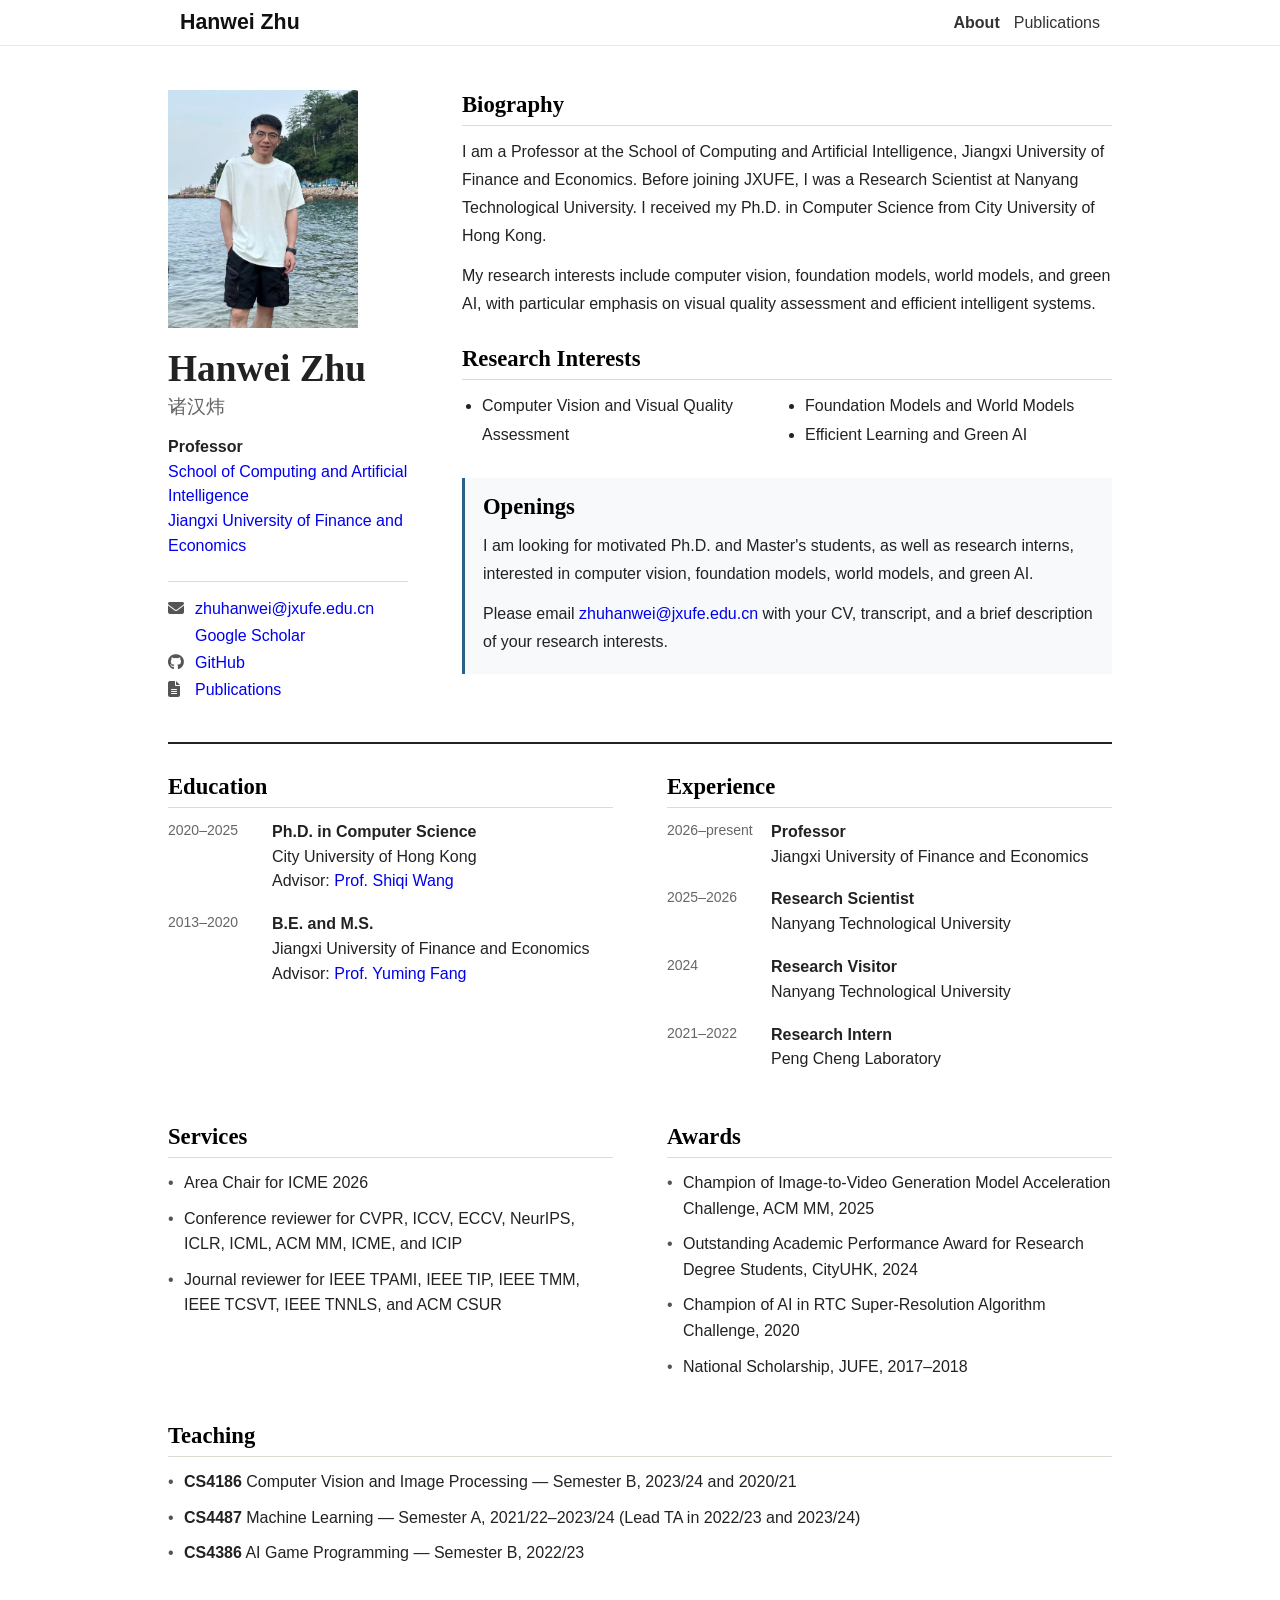
<file: index.html>
<!doctype html>
<html lang="en">
  <head>
    <meta charset="UTF-8" />
    <meta name="viewport" content="width=device-width, initial-scale=1.0" />
    <title>Hanwei Zhu</title>
    <meta
      name="description"
      content="Hanwei Zhu - Personal homepage, publications, and academic activities."
    />
    <link
      rel="stylesheet"
      href="https://cdnjs.cloudflare.com/ajax/libs/font-awesome/6.2.1/css/all.min.css"
    />
    <link
      rel="stylesheet"
      href="https://at.alicdn.com/t/c/font_1155135_w0owrxa96yp.css"
    />
    <link rel="stylesheet" type="text/css" href="css/style.css" />
    <link rel="stylesheet" type="text/css" href="css/fonts.css" />
  </head>

  <body data-page="home">
    <div id="site-nav-placeholder"></div>

    <div class="main-container">
      <main class="content-container home-page font-hei">
        <section class="academic-profile">
          <aside class="profile-sidebar">
            <img
              class="profile-photo"
              src="images/hanwei1.jpg"
              alt="Portrait of Hanwei Zhu"
            />
            <h1>Hanwei Zhu</h1>
            <p class="chinese-name font-song">诸汉炜</p>
            <p class="profile-position">Professor</p>
            <p class="profile-affiliation">
              <a href="https://cai.jxufe.edu.cn/" target="_blank"
                >School of Computing and Artificial Intelligence</a
              ><br />
              <a href="https://www.jxufe.edu.cn/" target="_blank"
                >Jiangxi University of Finance and Economics</a
              >
            </p>
            <ul class="profile-contact">
              <li>
                <i class="fa fa-envelope"></i
                ><a href="mailto:zhuhanwei@jxufe.edu.cn"
                  >zhuhanwei@jxufe.edu.cn</a
                >
              </li>
              <li>
                <i class="iconfont icon-gscholar"></i
                ><a
                  href="https://scholar.google.com/citations?hl=en&user=-52izjkAAAAJ"
                  target="_blank"
                  >Google Scholar</a
                >
              </li>
              <li>
                <i class="fa-brands fa-github"></i
                ><a href="https://github.com/h4nwei" target="_blank">GitHub</a>
              </li>
              <li>
                <i class="fa fa-file-lines"></i
                ><a href="publications.html">Publications</a>
              </li>
            </ul>
          </aside>

          <div class="profile-content">
            <section class="plain-section about-section">
              <h2>Biography</h2>
              <p>
                I am a Professor at the School of Computing and Artificial
                Intelligence, Jiangxi University of Finance and Economics.
                Before joining JXUFE, I was a Research Scientist at Nanyang
                Technological University. I received my Ph.D. in Computer
                Science from City University of Hong Kong.
              </p>
              <p>
                My research interests include computer vision, foundation
                models, world models, and green AI, with particular emphasis on
                visual quality assessment and efficient intelligent systems.
              </p>
            </section>

            <section class="plain-section">
              <h2>Research Interests</h2>
              <ul class="interest-list">
                <li>Computer Vision and Visual Quality Assessment</li>
                <li>Foundation Models and World Models</li>
                <li>Efficient Learning and Green AI</li>
              </ul>
            </section>

            <section class="plain-section openings-section">
              <h2>Openings</h2>
              <p>
                I am looking for motivated Ph.D. and Master's students, as well
                as research interns, interested in computer vision, foundation
                models, world models, and green AI.
              </p>
              <p>
                Please email
                <a href="mailto:zhuhanwei@jxufe.edu.cn"
                  >zhuhanwei@jxufe.edu.cn</a
                >
                with your CV, transcript, and a brief description of your
                research interests.
              </p>
            </section>
          </div>
        </section>

        <section class="academic-details">
          <div class="detail-columns">
            <section class="detail-section">
              <h2>Education</h2>
              <ul class="timeline-list">
                <li>
                  <span class="timeline-date">2020–2025</span>
                  <span
                    ><strong>Ph.D. in Computer Science</strong><br />City
                    University of Hong Kong<br />Advisor:
                    <a
                      href="https://www.cs.cityu.edu.hk/~shiqwang/"
                      target="_blank"
                      >Prof. Shiqi Wang</a
                    ></span
                  >
                </li>
                <li>
                  <span class="timeline-date">2013–2020</span>
                  <span
                    ><strong>B.E. and M.S.</strong><br />Jiangxi University of
                    Finance and Economics<br />Advisor:
                    <a
                      href="http://sim.jxufe.cn/JDMKL/ymfang_EN.html"
                      target="_blank"
                      >Prof. Yuming Fang</a
                    ></span
                  >
                </li>
              </ul>
            </section>

            <section class="detail-section">
              <h2>Experience</h2>
              <ul class="timeline-list">
                <li>
                  <span class="timeline-date">2026–present</span
                  ><span
                    ><strong>Professor</strong><br />Jiangxi University of
                    Finance and Economics</span
                  >
                </li>
                <li>
                  <span class="timeline-date">2025–2026</span
                  ><span
                    ><strong>Research Scientist</strong><br />Nanyang
                    Technological University</span
                  >
                </li>
                <li>
                  <span class="timeline-date">2024</span
                  ><span
                    ><strong>Research Visitor</strong><br />Nanyang
                    Technological University</span
                  >
                </li>
                <li>
                  <span class="timeline-date">2021–2022</span
                  ><span
                    ><strong>Research Intern</strong><br />Peng Cheng
                    Laboratory</span
                  >
                </li>
              </ul>
            </section>
          </div>

          <div class="detail-columns">
            <section class="detail-section">
              <h2>Services</h2>
              <ul class="compact-list">
                <li>Area Chair for ICME 2026</li>
                <li>
                  Conference reviewer for CVPR, ICCV, ECCV, NeurIPS, ICLR, ICML,
                  ACM MM, ICME, and ICIP
                </li>
                <li>Journal reviewer for IEEE TPAMI, IEEE TIP, IEEE TMM, IEEE TCSVT, IEEE TNNLS, and ACM CSUR</li>
              </ul>
            </section>

            <section class="detail-section">
              <h2>Awards</h2>
              <ul class="compact-list">
                <li>
                  Champion of Image-to-Video Generation Model Acceleration
                  Challenge, ACM MM, 2025
                </li>
                <li>
                  Outstanding Academic Performance Award for Research Degree
                  Students, CityUHK, 2024
                </li>
                <li>
                  Champion of AI in RTC Super-Resolution Algorithm Challenge,
                  2020
                </li>
                <li>National Scholarship, JUFE, 2017–2018</li>
              </ul>
            </section>
          </div>

          <section class="detail-section teaching-section">
            <h2>Teaching</h2>
            <ul class="compact-list">
              <li>
                <strong>CS4186</strong> Computer Vision and Image Processing —
                Semester B, 2023/24 and 2020/21
              </li>
              <li>
                <strong>CS4487</strong> Machine Learning — Semester A,
                2021/22–2023/24 (Lead TA in 2022/23 and 2023/24)
              </li>
              <li>
                <strong>CS4386</strong> AI Game Programming — Semester B,
                2022/23
              </li>
            </ul>
          </section>
        </section>
      </main>
    </div>

    <script src="js/navigation.js"></script>
  </body>
</html>
</file>
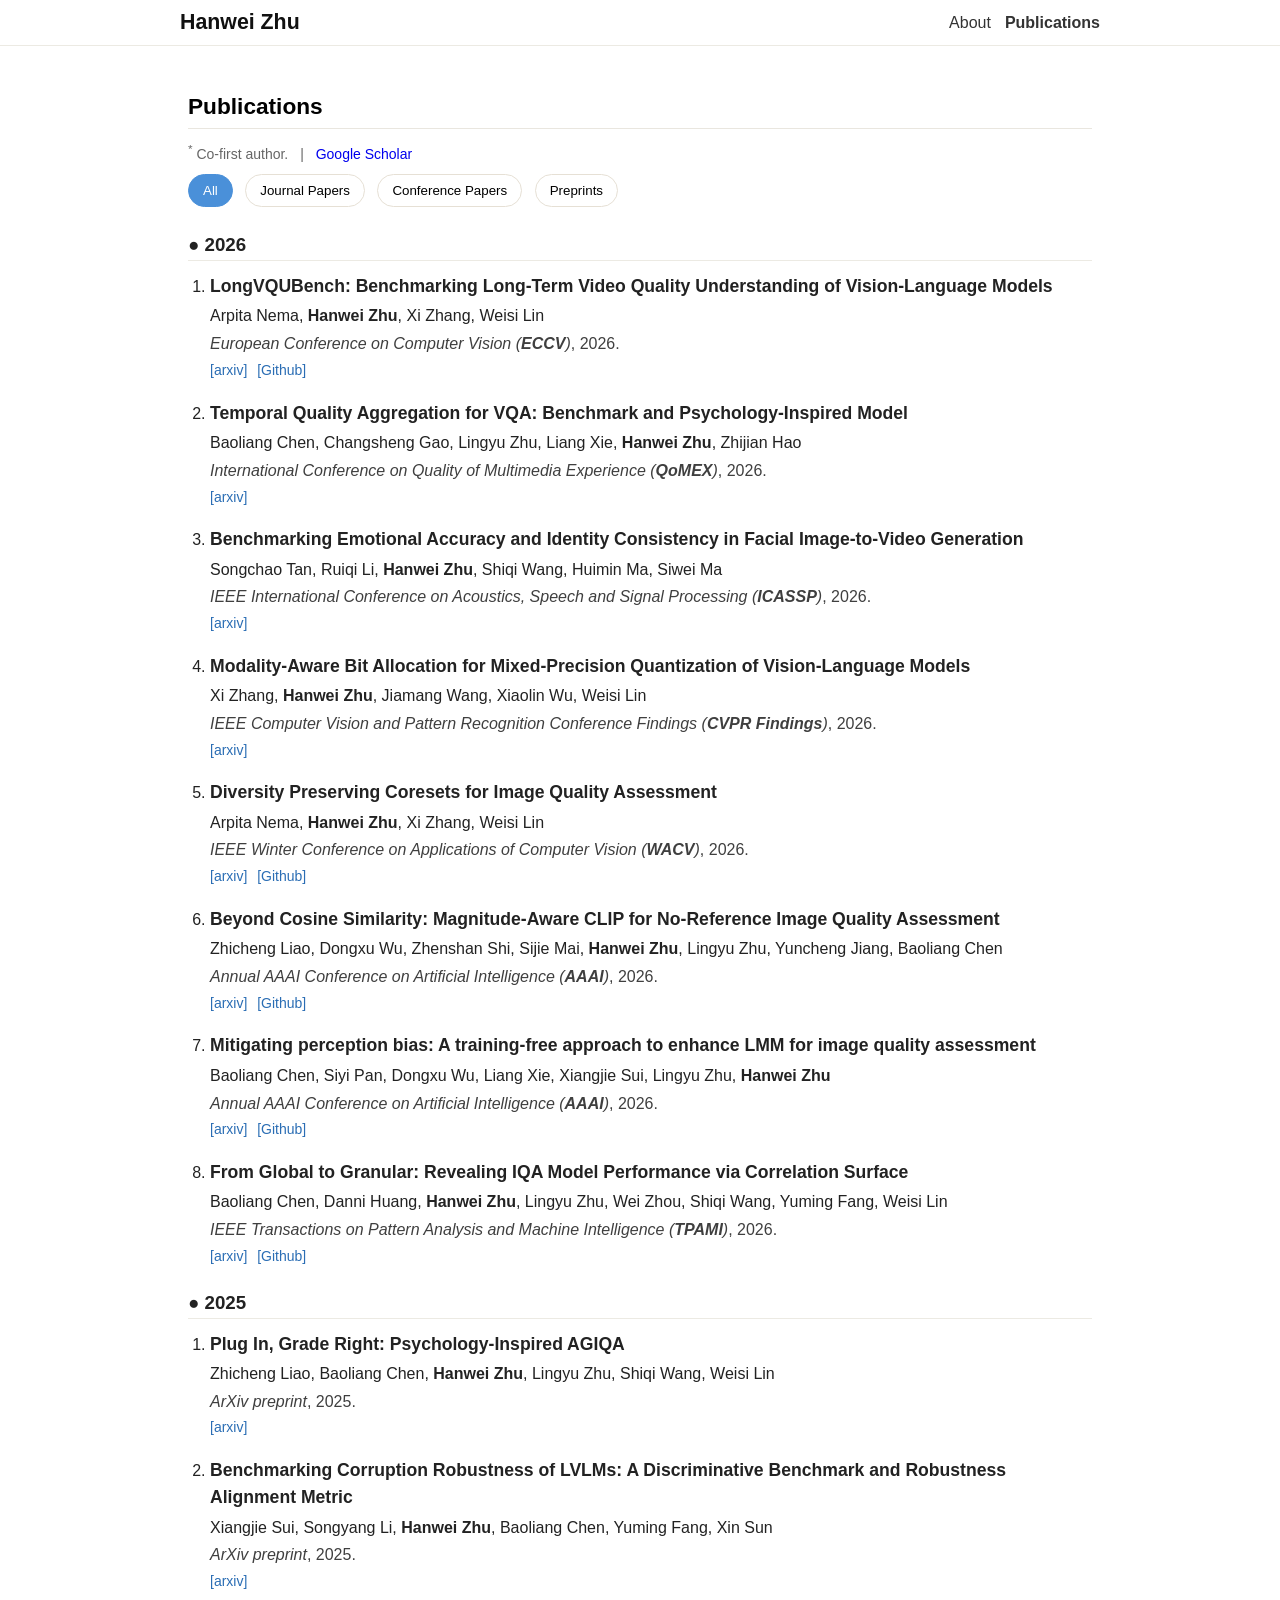
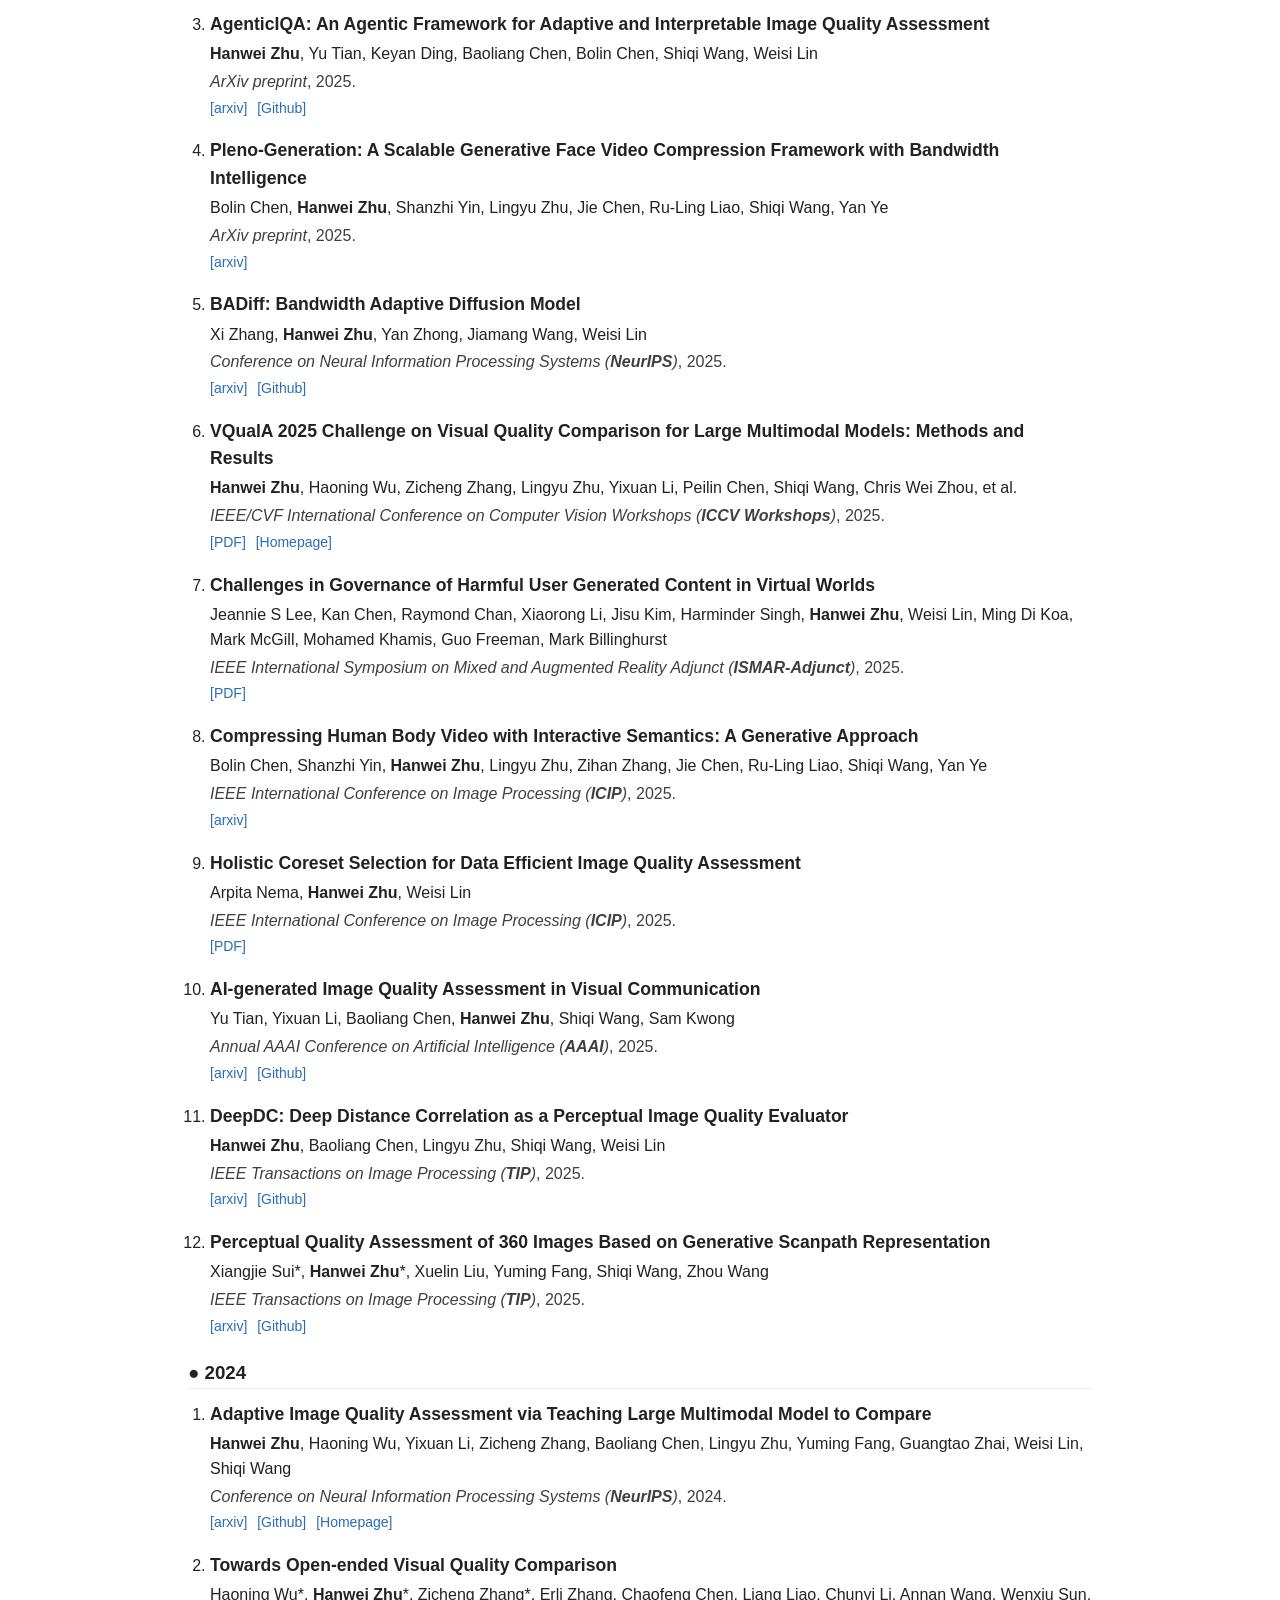
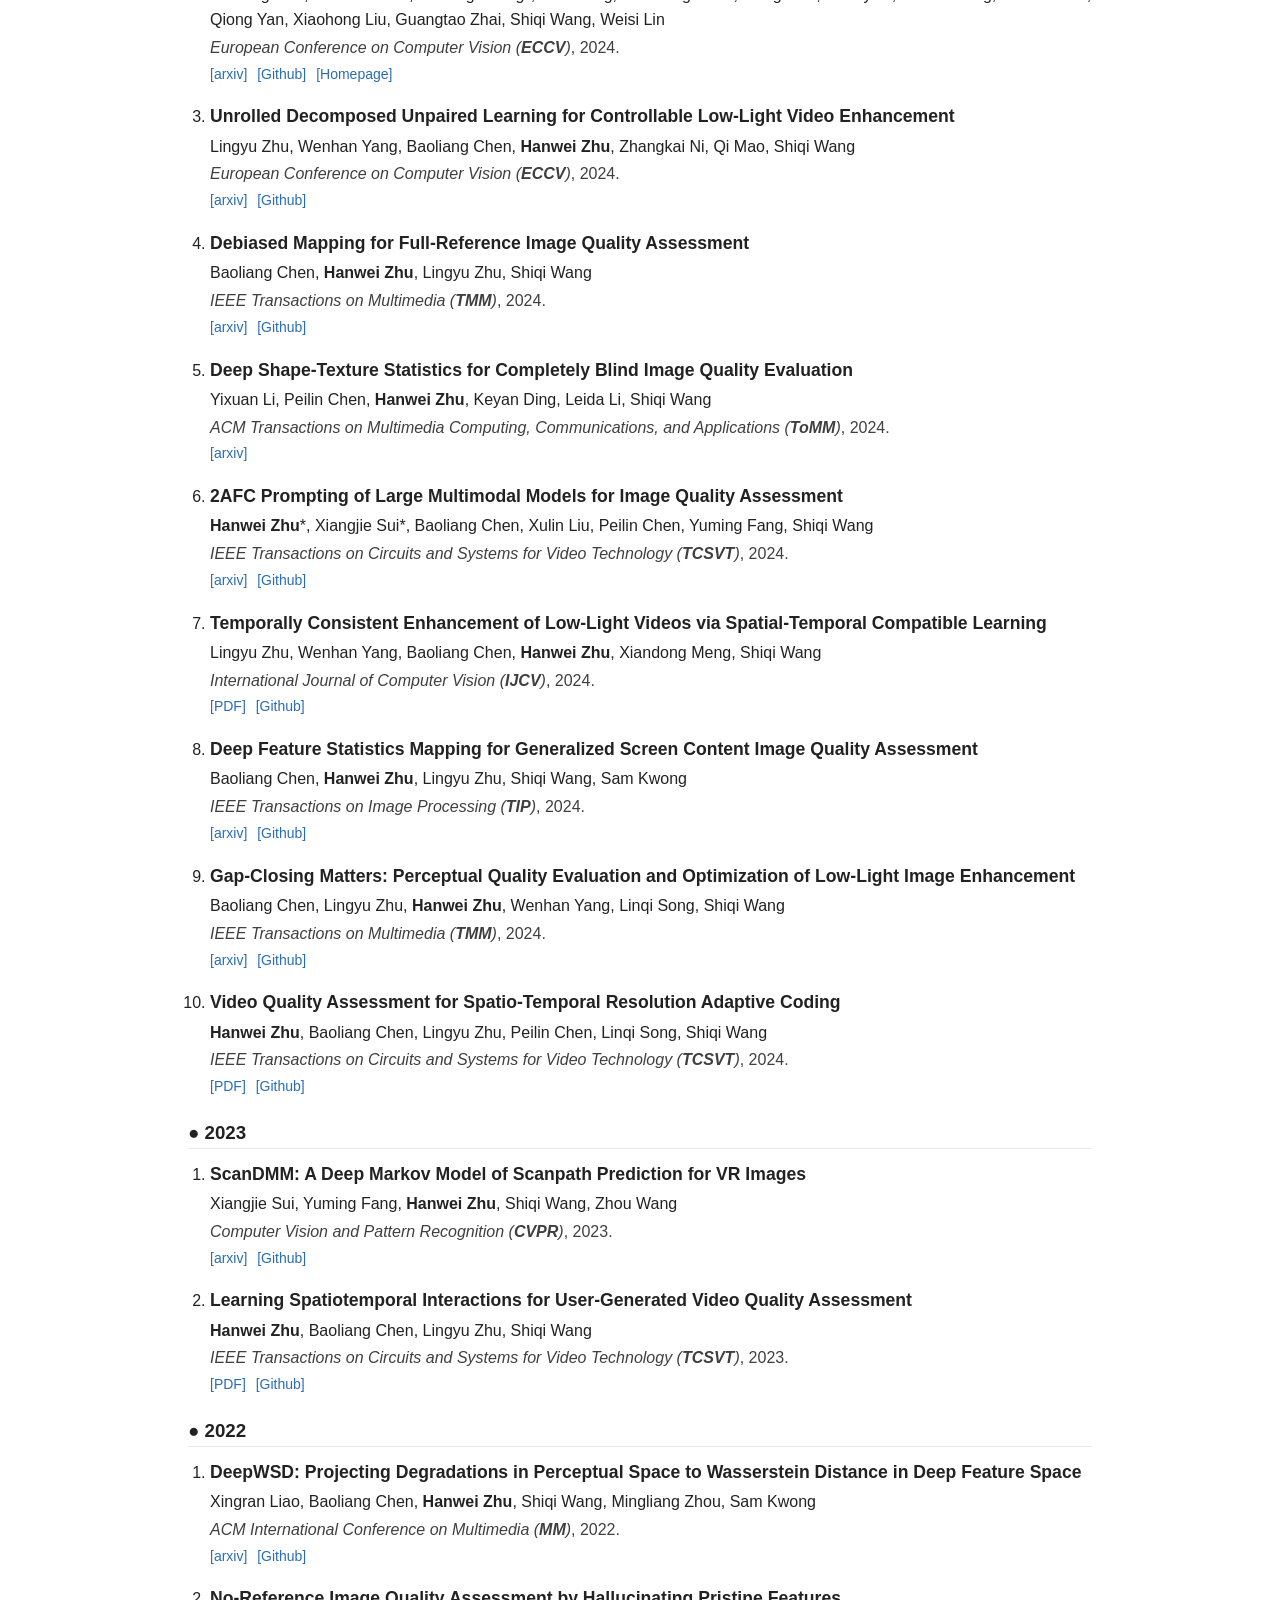
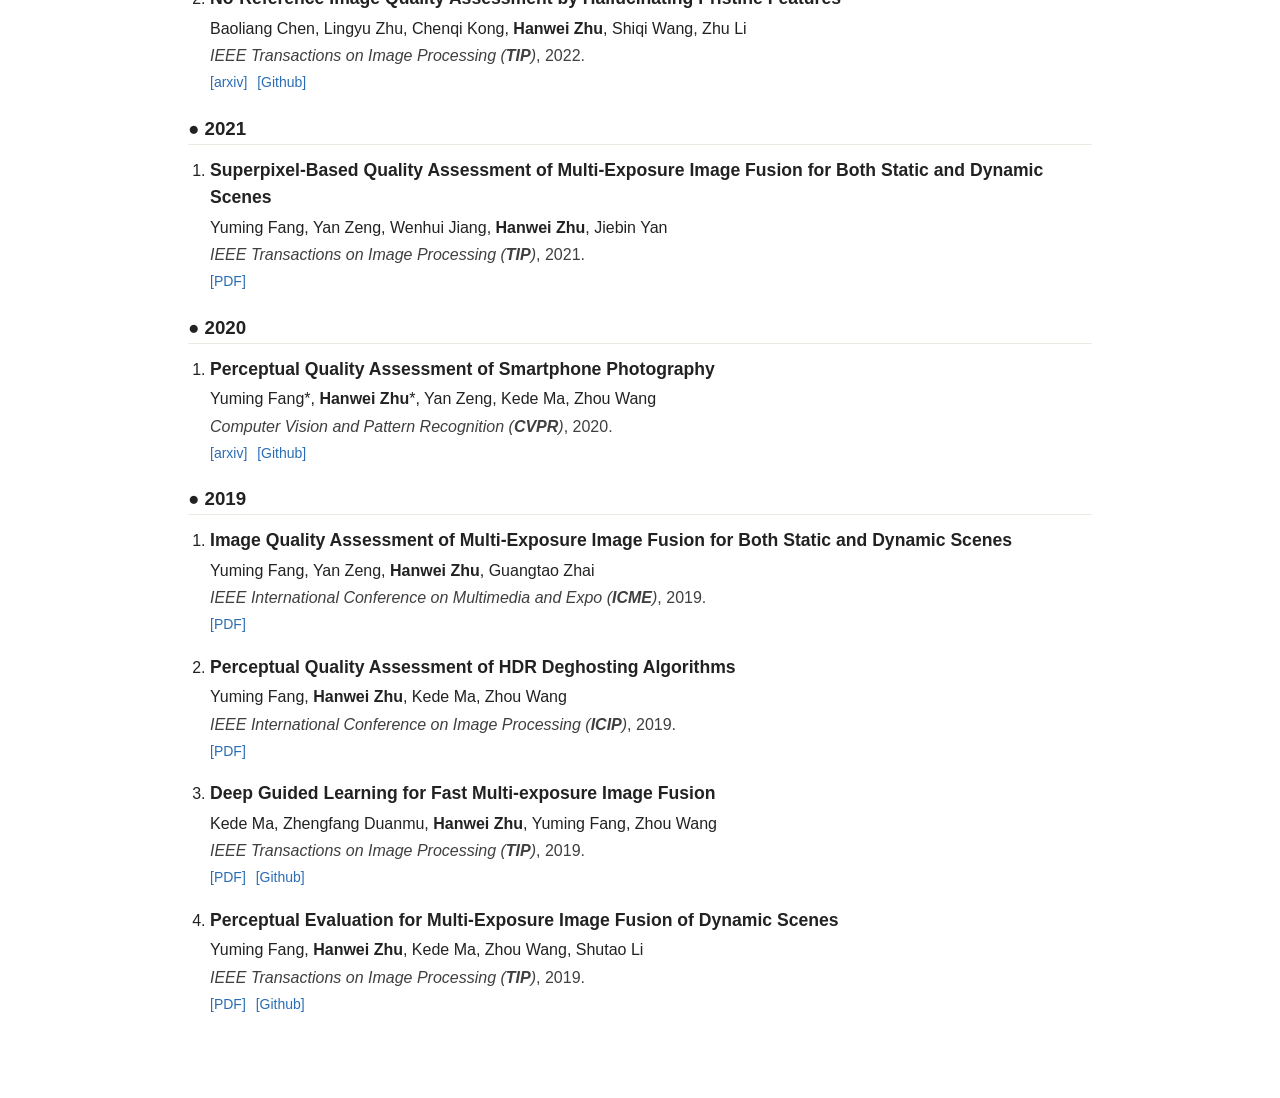
<file: publications.html>
<!DOCTYPE html>
<html lang="en">
<head>
  <meta charset="UTF-8">
  <meta name="viewport" content="width=device-width, initial-scale=1.0">
  <title>Hanwei Zhu - Publications</title>
  <link rel="stylesheet" href="https://cdnjs.cloudflare.com/ajax/libs/font-awesome/6.2.1/css/all.min.css">
  <link rel="stylesheet" href="https://at.alicdn.com/t/c/font_1155135_w0owrxa96yp.css">
  <link rel="stylesheet" type="text/css" href="css/style.css">
  <link rel="stylesheet" type="text/css" href="css/fonts.css">
</head>
<body data-page="publications">
  <div id="site-nav-placeholder"></div>

  <div class="main-container">
    <div class="content-container font-hei">
      <h2>Publications</h2>
      <hr>
      <p class="publication-meta-note">
        <span><sup>*</sup> Co-first author.</span>
        <span>|</span>
        <a href="https://scholar.google.com/citations?hl=en&user=-52izjkAAAAJ" target="_blank">Google Scholar</a>
      </p>

      <div class="pub-filter-group">
        <button class="pub-filter-btn active" data-filter="all" type="button">All</button>
        <button class="pub-filter-btn" data-filter="journal" type="button">Journal Papers</button>
        <button class="pub-filter-btn" data-filter="conference" type="button">Conference Papers</button>
        <button class="pub-filter-btn" data-filter="preprint" type="button">Preprints</button>
      </div>

      <div id="publications-container"></div>
    </div>
  </div>

  <script src="js/navigation.js"></script>
  <script src="publications.js"></script>
  <script src="js/publications-render.js"></script>
</body>
</html>
</file>
<file: css/style.css>
body {
  margin: auto;
  background-color: #f7f7f5;
  color: #222;
  font-size: 12pt;
  padding-left: 0;
  font-family: Arial, Helvetica, sans-serif;
}

.site-header {
  position: sticky;
  top: 0;
  z-index: 1000;
  background: rgba(255, 255, 255, 0.96);
  border-bottom: 1px solid #eceae3;
  backdrop-filter: blur(4px);
}

.site-header-inner {
  max-width: 920px;
  margin: 0 auto;
  padding: 10px 16px;
  display: flex;
  align-items: center;
  justify-content: space-between;
}

.site-title {
  font-size: 16pt;
  font-weight: bold;
  color: #111;
}

.site-nav a {
  margin-left: 14px;
  color: #333;
}

.site-nav a.active {
  font-weight: bold;
}

.disabled-link {
  color: #666;
  cursor: default;
  margin-left: 2px;
}

.font-hei {
  color: #222;
}

h1 {
  font-size: 24pt;
  font-style: normal;
  margin-top: 15px;
}

h2 {
  font-size: 17pt;
  font-style: normal;
  /* border-bottom: solid 1px #A9A9A9; */
  color: rgb(0, 0, 0);
  margin-bottom: 3px;
}

img {
  max-width: 100%;
  max-height: 100%;
}

.main-container {
  max-width: 100%;
  background: white;
  padding: 18px 10px 28px;
}

.content-container {
  box-sizing: border-box;
  max-width: 940px;
  width: 100%;
  margin: 0 auto;
  margin-bottom: 20px;
  padding: 10px 18px;
  overflow: hidden;
}

.hflex-container {
  display: flex;
  max-width: 900px;
  width: 100%;
  margin: auto;
  /* justify-content: center; */
  flex-direction: row;
  /* justify-content: flex-start; */
  /* justify-content: flex-start | flex-end | center | space-between | space-around | space-evenly; */
  /* align-items: stretch | flex-start | flex-end | center | baseline; */
}

a:link {
  text-decoration: none;
}

a:visited {
  text-decoration: none;
}

a:hover {
  text-decoration: underline;
}

a:active {
  text-decoration: underline;
}

hr {
  border: 0;
  height: 1px;
  background: #e9e6df;
  margin: 8px 0 14px;
}

/*  Profile styles
--------------------------------------*/

#profile {
  justify-content: flex-start;
  align-items: flex-start;
}

#profile img {
  width: 155px;
  max-height: 300px;
  margin: 8px 20px 20px 20px;
  object-fit: contain;
}

.hero-card {
  background: #fff;
  border: 1px solid #eceae3;
  border-radius: 16px;
  padding: 26px;
  margin-bottom: 26px;
}

.hero-layout {
  display: flex;
  align-items: flex-start;
  gap: 28px;
}

.hero-photo {
  width: 180px;
  border-radius: 14px;
  object-fit: cover;
  box-shadow: 0 10px 30px rgba(0, 0, 0, 0.06);
}

.hero-main {
  flex: 1;
}

.hero-kicker {
  margin: 0 0 4px;
  color: #6b6b6b;
  font-size: 12pt;
}

.hero-name {
  margin: 0 0 8px;
  font-size: 30pt;
  line-height: 1.1;
}

.hero-role {
  margin: 0 0 6px;
  color: #333;
}

.hero-bio {
  margin: 14px 0 16px;
  max-width: 760px;
  line-height: 1.7;
}

.hero-links {
  display: flex;
  flex-wrap: wrap;
  gap: 12px 16px;
  margin-bottom: 16px;
}

.hero-links a,
.hero-links .disabled-link {
  display: inline-flex;
  align-items: center;
  gap: 6px;
}

.research-tags {
  display: flex;
  flex-wrap: wrap;
  gap: 10px;
}

.research-tags span {
  padding: 6px 12px;
  border-radius: 999px;
  background: #f4f2ed;
  color: #4f4a44;
  font-size: 10.5pt;
}

.home-section {
  margin-bottom: 24px;
}

.section-header-row {
  display: flex;
  align-items: baseline;
  justify-content: space-between;
  gap: 12px;
}

.section-link {
  color: #2a6db4;
  font-size: 10.5pt;
}

.simple-callout {
  border: 1px solid #eceae3;
  background: #faf9f6;
  border-radius: 14px;
  padding: 16px 18px;
  line-height: 1.7;
}

.simple-callout p {
  margin: 0 0 10px;
}

.simple-callout p:last-child {
  margin-bottom: 0;
}

.info-grid {
  display: grid;
  grid-template-columns: repeat(2, minmax(0, 1fr));
  gap: 18px;
}

.info-card {
  border: 1px solid #eceae3;
  border-radius: 14px;
  background: #fff;
  padding: 18px 18px 14px;
}

.info-card-wide {
  grid-column: span 2;
}

.clean-list {
  margin: 0;
  padding-left: 18px;
  line-height: 1.7;
}

.page-credit {
  margin-top: 30px;
  font-size: 10pt;
  color: #666;
}

/*  News styles
--------------------------------------*/

div.news {
  width: 100%;
  max-height: 300px;
  overflow-y: scroll;
  overflow-x: hidden;
  margin-top: 0;
  border: 1px solid #eceae3;
  border-radius: 14px;
  background: #fff;
  padding: 14px 16px;
}

ul.news li {
  margin-bottom: 8px;
}

/* Hide the default scrollbar */
div.news::-webkit-scrollbar {
  width: 6px; /* Set the width of the scrollbar */
}

/* Handle (the draggable part of the scrollbar) */
div.news::-webkit-scrollbar-thumb {
  background: transparent;
}

/* On hover, style the scrollbar handle */
div.news:hover::-webkit-scrollbar-thumb {
  background: #555;
  border-radius: 6px; /* Rounded corners of the handle */
}

div.news::-webkit-scrollbar-track {
  background: transparent;
}

div.news:hover::-webkit-scrollbar-track {
  background: #f1f1f1; /* Background color when hovered */
}

.inlineList {
  list-style-type: none; /* Remove default list bullets */
  display: inline; /* Display list items inline */
  padding: 0px; /* Remove default padding */
  margin-left: 20px;
}

.inlineList li {
  display: inline; /* Display list items inline */
  margin-right: 5px; /* Add some space between items */
}

.full-list {
  list-style-type: none; /* Remove default list bullets */
  display: inline; /* Display list items inline */
  padding: 0px; /* Remove default padding */
  margin-left: 0px;
}

.full-list li {
  display: inline; /* Display list items inline */
  margin-bottom: 3px;
}

.full-list-item {
  margin-bottom: 5px; /* Add some space between items */
  line-height: 1.5;
}

.full-list-itemhl {
  margin-bottom: 5px; /* Add some space between items */
  line-height: 1.5;
  background-color: rgba(255, 255, 0, 0.197);
}

/*  Education and Experience styles
--------------------------------------*/
.imginfo {
  max-width: 36%;
  max-height: 160px;
  display: flex;
  margin: 0 10px 0 10px;
  align-items: center;
}

.imginfo img {
  width: 36%;
  margin-right: 20px;
  object-fit: contain;
}

.imginfo p {
  font-size: 14px;
}

.edu img {
  height: 20px;
  margin-left: 5px;
  margin-right: 5px;
}

.edu p {
  display: inline-block;
}

.experience table,
.experience td {
  vertical-align: top;
  padding: 3px 5px 3px 5px;
}

/*  Paper styles
    FontAwesome reference: http://astronautweb.co/snippet/font-awesome/
--------------------------------------*/
#highlight-publication ul,
#selected-publication ul {
  padding: 0;
  list-style: none;
}

#publication-switch a.disabled {
  cursor: default;
  color: #666;
  text-decoration: none;
}

#paper {
  border-bottom: solid 1px #eee;
  margin-bottom: 10px;
  margin-top: 10px;
  /* max-height: 150px; */
  max-width: 900px;
  min-height: 100px;
  align-items: center;
}

#paper img {
  /* width: 100; */
  /* max-height: 120px; */
  /* margin: 4px; */
  object-fit: contain;
}

#paper td {
  padding-top: 0px;
  padding-bottom: 0px;
  padding-left: 12px;
  padding-right: 12px;
  vertical-align: middle;
}

#paper .imgtd {
  width: 100px;
  border: 1px dotted #555;
}

#paper .imgbadge {
  max-height: 20px;
  max-width: 80px;
  vertical-align: middle;
  margin-left: 0px;
  margin-right: 5px;
}

#paper .prjbadge {
  max-height: 20px;
  max-width: 100px;
  vertical-align: middle;
  margin-left: 0px;
  margin-right: 0px;
}

#paper .title {
  margin: 1px;
  margin-bottom: 5px;
  font-size: 12pt;
  font-weight: bold;
}

#paper .authors {
  padding: 1px;
  margin: 1px;
  font-size: 10pt;
  /* color: #1F618D; */
  /* font-style: italic; */
}

#paper .author_me {
  /* color: #943126; */
  font-style: italic;
  font-weight: bold;
}

#paper .venue {
  /* color: #500; */
  margin: 1px;
  font-size: 11pt;
}

#paper .arxivbadge {
  content: url("https://img.shields.io/badge/arXiv-Paper-e9f1f6?style=flat-square");
}

#paper .pdflink::before {
  font-family: FontAwesome;
  color: black;
  margin: 5px 5px 5px 2px;
  content: "\f1c1";
}

#paper .codelink::before {
  font-family: FontAwesome;
  color: black;
  margin: 5px;
  content: "\f09b";
}

#paper .pptlink::before {
  font-family: FontAwesome;
  color: black;
  margin: 5px;
  content: "\f1c4";
}

#paper .prjlink::before {
  font-family: FontAwesome;
  color: black;
  margin: 5px;
  content: "\f085";
}

#paper .coming {
  font-family: FontAwesome;
  font-style: italic;
  color: gray;
  margin: 5px;
}

.pub-filter-group {
  margin-bottom: 18px;
}

.pub-filter-btn {
  border: 1px solid #e6e0d5;
  background: #fff;
  padding: 8px 14px;
  margin-right: 8px;
  margin-bottom: 8px;
  border-radius: 999px;
  cursor: pointer;
  transition:
    background-color 0.2s ease,
    color 0.2s ease,
    border-color 0.2s ease;
}

.pub-filter-btn.active {
  background: #4a90d9;
  color: #fff;
  border-color: #4a90d9;
}

#publications-container {
  margin-top: 10px;
}

.pub-year-group {
  margin-bottom: 24px;
}

.pub-year-title {
  margin-bottom: 12px;
  padding-bottom: 4px;
  border-bottom: 1px solid #eceae3;
}

.pub-year-list {
  margin-top: 0;
  margin-bottom: 0;
  padding-left: 22px;
}

.publication-item {
  margin-bottom: 18px;
  line-height: 1.55;
}

.publication-title-line {
  margin-bottom: 4px;
  font-size: 13.2pt;
}

.publication-authors-line {
  margin-bottom: 3px;
}

.publication-venue-line {
  margin-bottom: 3px;
  color: #3f3f3f;
}

.publication-links-line {
  font-size: 10.5pt;
}

.publication-link {
  margin-right: 6px;
  color: #2a6db4;
}

.publication-meta-note {
  margin: 0 0 12px;
  color: #666;
  font-size: 10.5pt;
}

.publication-meta-note span,
.publication-meta-note a {
  margin-right: 8px;
}

.lab-tagline {
  color: #333;
  margin-bottom: 18px;
}

.lab-section {
  margin-top: 20px;
  margin-bottom: 20px;
}

.openings-contact-box {
  margin-top: 12px;
  background: #f7f9fc;
  border: 1px solid #e5eaf2;
  border-radius: 8px;
  padding: 12px;
}

.member-grid {
  display: grid;
  grid-template-columns: repeat(auto-fill, minmax(240px, 1fr));
  gap: 12px;
  margin-bottom: 16px;
}

.member-card {
  border: 1px solid #e8e8e8;
  border-radius: 8px;
  padding: 12px;
  background: #fff;
}

.member-name {
  margin: 0 0 6px 0;
}

.member-title {
  margin: 0 0 8px 0;
  color: #333;
  font-weight: 600;
}

.member-bio {
  margin: 0 0 10px 0;
  color: #555;
}

.member-links {
  display: flex;
  flex-wrap: wrap;
  gap: 8px;
}

.member-link {
  font-size: 10pt;
}

.empty-text {
  color: #666;
  font-style: italic;
}

/* Minimal academic homepage */
.home-page {
  max-width: 980px;
  padding-top: 26px;
}

.academic-profile {
  display: grid;
  grid-template-columns: 240px minmax(0, 1fr);
  gap: 54px;
  padding-bottom: 34px;
}

.profile-sidebar {
  text-align: left;
}

.profile-photo {
  display: block;
  width: 190px;
  aspect-ratio: 4 / 5;
  object-fit: cover;
  margin-bottom: 20px;
}

.profile-sidebar h1 {
  margin: 0;
  font-family: Georgia, "Times New Roman", serif;
  font-size: 28pt;
  line-height: 1.1;
}

.chinese-name {
  margin: 5px 0 18px;
  color: #666;
  font-size: 14pt;
}

.profile-position {
  margin: 0 0 4px;
  font-weight: 700;
}

.profile-affiliation {
  margin: 0;
  line-height: 1.55;
}

.profile-contact {
  margin: 22px 0 0;
  padding: 18px 0 0;
  border-top: 1px solid #dedbd3;
  list-style: none;
}

.profile-contact li {
  display: grid;
  grid-template-columns: 22px minmax(0, 1fr);
  gap: 5px;
  align-items: baseline;
  margin-bottom: 9px;
}

.profile-contact i {
  color: #555;
}

.profile-content {
  padding-top: 2px;
}

.plain-section {
  margin-bottom: 28px;
}

.plain-section h2,
.detail-section h2 {
  margin: 0 0 12px;
  padding-bottom: 7px;
  border-bottom: 1px solid #dedbd3;
  font-family: Georgia, "Times New Roman", serif;
  font-size: 17pt;
}

.plain-section p {
  margin: 0 0 12px;
  line-height: 1.75;
}

.interest-list {
  columns: 2;
  margin: 0;
  padding-left: 20px;
  line-height: 1.8;
}

.openings-section {
  padding: 16px 18px 6px;
  border-left: 3px solid #2d6087;
  background: #f7f9fa;
}

.openings-section h2 {
  border-bottom: 0;
  padding-bottom: 0;
}

.academic-details {
  padding-top: 30px;
  border-top: 2px solid #222;
}

.detail-columns {
  display: grid;
  grid-template-columns: repeat(2, minmax(0, 1fr));
  gap: 54px;
  margin-bottom: 34px;
}

.detail-section {
  min-width: 0;
}

.timeline-list,
.compact-list {
  margin: 0;
  padding: 0;
  list-style: none;
}

.timeline-list li {
  display: grid;
  grid-template-columns: 92px minmax(0, 1fr);
  gap: 12px;
  margin-bottom: 18px;
  line-height: 1.55;
}

.timeline-date {
  color: #666;
  font-size: 10.5pt;
  white-space: nowrap;
}

.compact-list li {
  position: relative;
  margin-bottom: 10px;
  padding-left: 16px;
  line-height: 1.6;
}

.compact-list li::before {
  position: absolute;
  left: 0;
  content: "•";
  color: #555;
}

.teaching-section {
  padding-bottom: 10px;
}

@media (max-width: 768px) {
  .site-header-inner {
    flex-direction: column;
    align-items: flex-start;
    gap: 6px;
  }

  .site-nav a {
    margin-left: 0;
    margin-right: 10px;
  }

  #profile {
    flex-direction: column;
  }

  .hero-layout {
    flex-direction: column;
  }

  .hero-photo {
    width: 150px;
  }

  .hero-name {
    font-size: 24pt;
  }

  .info-grid {
    grid-template-columns: 1fr;
  }

  .info-card-wide {
    grid-column: span 1;
  }

  .member-grid {
    grid-template-columns: 1fr;
  }

  .home-page {
    padding: 18px 14px;
  }

  .academic-profile {
    grid-template-columns: 1fr;
    gap: 30px;
  }

  .profile-photo {
    width: 150px;
  }

  .detail-columns {
    grid-template-columns: 1fr;
    gap: 30px;
  }

  .interest-list {
    columns: 1;
  }
}
</file>
<file: css/fonts.css>
/*!
 *  Fonts.css -- Cross-platform Chinese fonts solution
 *
 *  Copyright (C) 2013-2015 Zeno Zeng
 *  Released under the MIT license
 *
 *  Github: https://github.com/zenozeng/fonts.css
 */
.font-hei {font-family: -apple-system, "Helvetica Neue", Helvetica, "Nimbus Sans L", Arial, "Liberation Sans", "PingFang SC", "Hiragino Sans GB", "Source Han Sans CN", "Source Han Sans SC", "Microsoft YaHei", "Wenquanyi Micro Hei", "WenQuanYi Zen Hei", "ST Heiti", SimHei, "WenQuanYi Zen Hei Sharp", sans-serif;}
.font-kai {font-family: Baskerville, Georgia, "Liberation Serif", "Kaiti SC", STKaiti, "AR PL UKai CN", "AR PL UKai HK", "AR PL UKai TW", "AR PL UKai TW MBE", "AR PL KaitiM GB", KaiTi, KaiTi_GB2312, "TW\-Kai", serif;}
.font-song {font-family: Georgia, "Nimbus Roman No9 L", "Songti SC", STSong, "AR PL New Sung", "AR PL SungtiL GB", NSimSun, SimSun, "TW\-Sung", "WenQuanYi Bitmap Song", "AR PL UMing CN", "AR PL UMing HK", "AR PL UMing TW", "AR PL UMing TW MBE", PMingLiU, MingLiU, serif;}
.font-fang-song {font-family: Baskerville, "Times New Roman", "Liberation Serif", STFangsong, FangSong, FangSong_GB2312, "CWTEX\-F", serif;}
</file>
